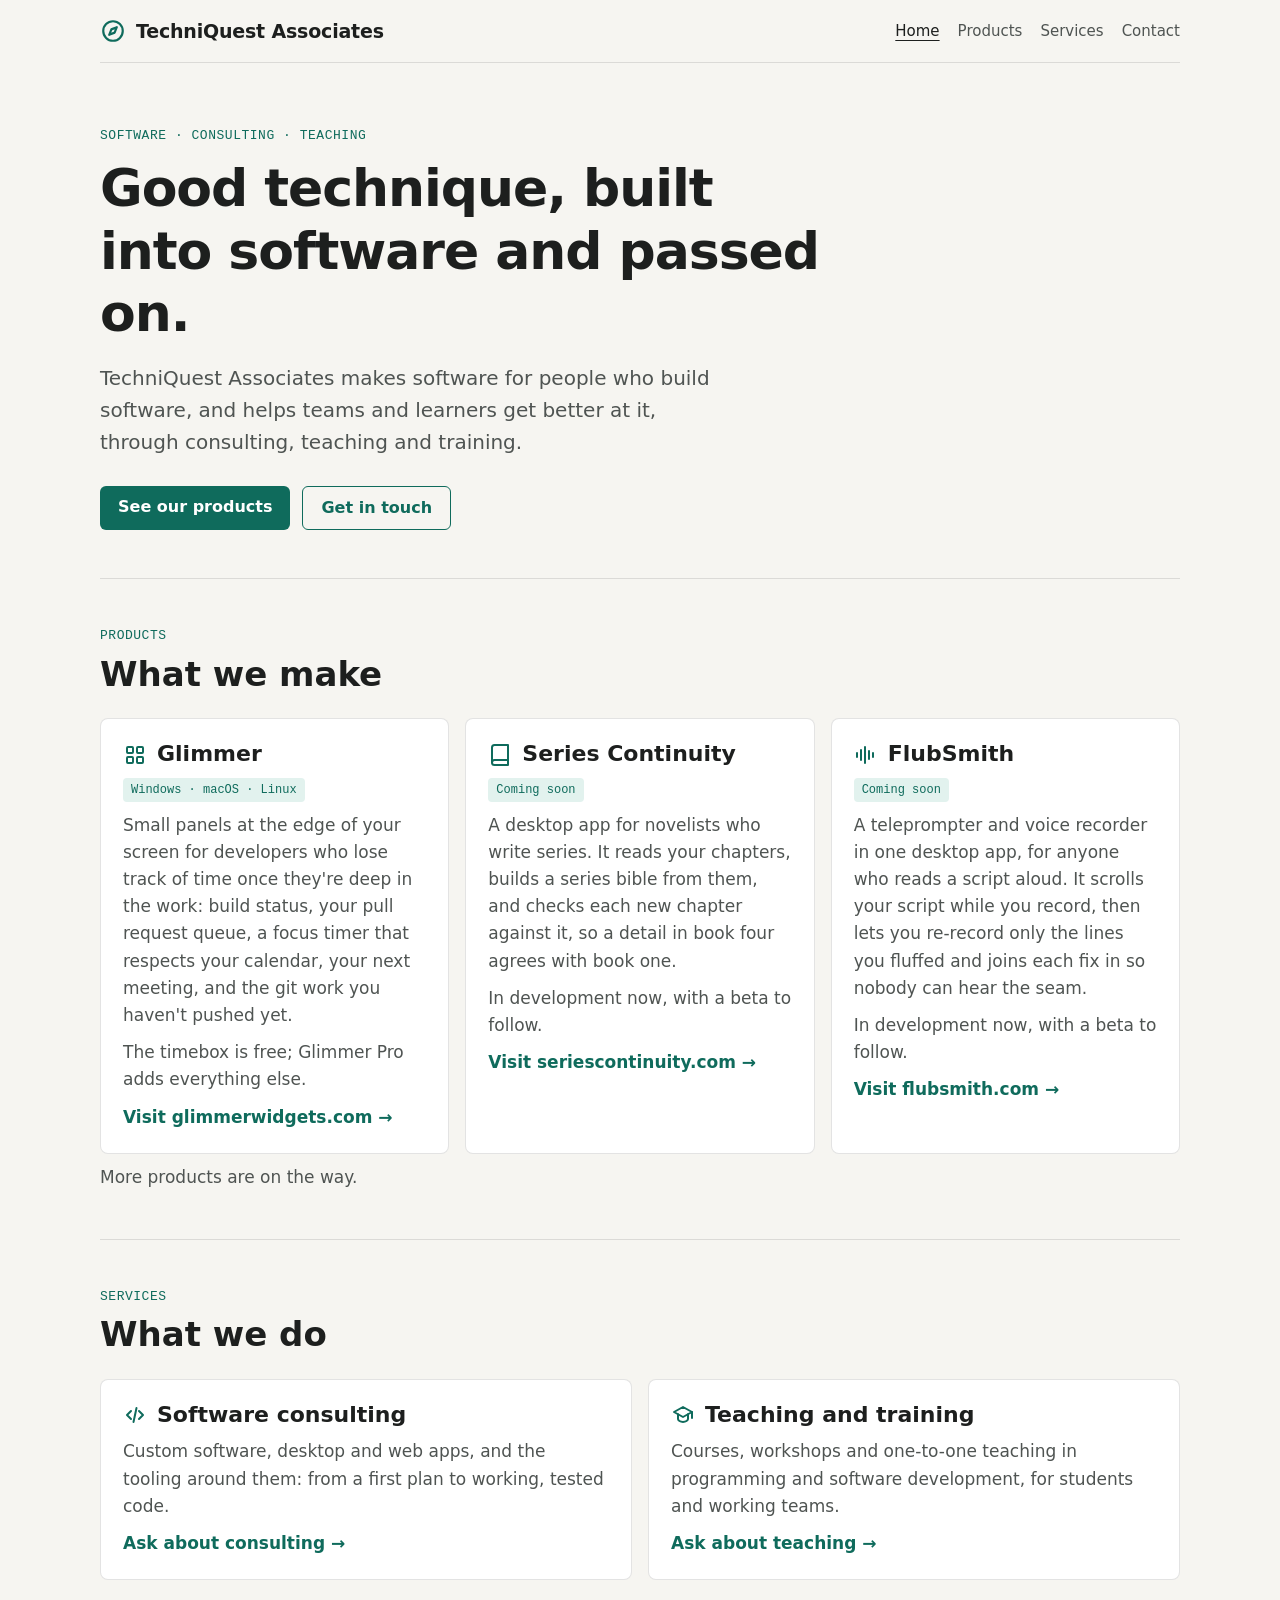
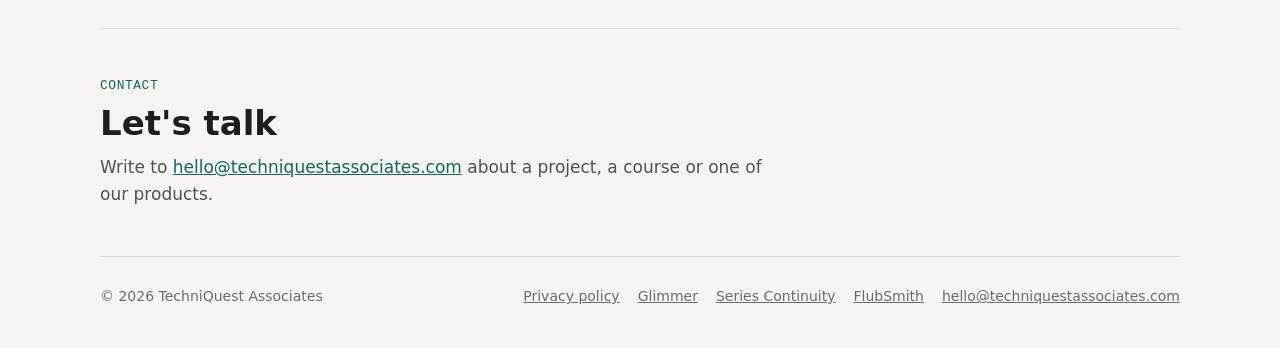
<file: index.html>
<!doctype html>
<html lang="en">
<head>
<meta charset="utf-8">
<meta name="viewport" content="width=device-width, initial-scale=1">
<title>TechniQuest Associates: software and teaching</title>
<meta name="description" content="TechniQuest Associates makes software, including Glimmer for developers, Series Continuity for novelists and FlubSmith for anyone who records a script, and offers software consulting, teaching and training.">
<link rel="icon" href="favicon.svg" type="image/svg+xml">
<link rel="stylesheet" href="site.css">
</head>
<body>
<svg width="0" height="0" style="position:absolute" aria-hidden="true">
  <defs>
    <g id="i-mark" fill="none" stroke="currentColor" stroke-width="2" stroke-linecap="round" stroke-linejoin="round"><circle cx="12" cy="12" r="9"/><path d="M15.5 8.5l-2 5-5 2 2-5z"/></g>
    <g id="i-grid" fill="none" stroke="currentColor" stroke-width="2" stroke-linecap="round" stroke-linejoin="round"><path d="M4 4m0 1a1 1 0 0 1 1 -1h4a1 1 0 0 1 1 1v4a1 1 0 0 1 -1 1h-4a1 1 0 0 1 -1 -1z"/><path d="M14 4m0 1a1 1 0 0 1 1 -1h4a1 1 0 0 1 1 1v4a1 1 0 0 1 -1 1h-4a1 1 0 0 1 -1 -1z"/><path d="M4 14m0 1a1 1 0 0 1 1 -1h4a1 1 0 0 1 1 1v4a1 1 0 0 1 -1 1h-4a1 1 0 0 1 -1 -1z"/><path d="M14 14m0 1a1 1 0 0 1 1 -1h4a1 1 0 0 1 1 1v4a1 1 0 0 1 -1 1h-4a1 1 0 0 1 -1 -1z"/></g>
    <g id="i-book" fill="none" stroke="currentColor" stroke-width="2" stroke-linecap="round" stroke-linejoin="round"><path d="M4 19.5A2.5 2.5 0 0 1 6.5 17H20"/><path d="M6.5 2H20v20H6.5A2.5 2.5 0 0 1 4 19.5v-15A2.5 2.5 0 0 1 6.5 2z"/></g>
    <g id="i-wave" fill="none" stroke="currentColor" stroke-width="2" stroke-linecap="round" stroke-linejoin="round"><path d="M3 10v4M7 7v10M11 4v16M15 8v8M19 10v4"/></g>
    <g id="i-code"fill="none" stroke="currentColor" stroke-width="2" stroke-linecap="round" stroke-linejoin="round"><path d="M8 8l-4 4 4 4"/><path d="M16 8l4 4-4 4"/><path d="M13.5 5l-3 14"/></g>
    <g id="i-teach" fill="none" stroke="currentColor" stroke-width="2" stroke-linecap="round" stroke-linejoin="round"><path d="M3 9l9-5 9 5-9 5z"/><path d="M7 11.2V16c0 1.4 2.2 3 5 3s5-1.6 5-3v-4.8"/><path d="M21 9v6"/></g>
  </defs>
</svg>

<header class="wrap top">
  <a class="brand" href="./"><svg viewBox="0 0 24 24" aria-hidden="true"><use href="#i-mark"/></svg>TechniQuest Associates</a>
  <nav aria-label="Site">
    <a href="./" aria-current="page">Home</a>
    <a href="#products">Products</a>
    <a href="#services">Services</a>
    <a href="mailto:hello@techniquestassociates.com">Contact</a>
  </nav>
</header>

<main class="wrap">
  <section class="hero" aria-labelledby="hero-title">
    <span class="eyebrow">Software · Consulting · Teaching</span>
    <h1 id="hero-title">Good technique, built into software and passed on.</h1>
    <p class="lede">TechniQuest Associates makes software for people who build software, and helps teams and learners get better at it, through consulting, teaching and training.</p>
    <div class="cta">
      <a class="btn" href="#products">See our products</a>
      <a class="btn quiet" href="mailto:hello@techniquestassociates.com">Get in touch</a>
    </div>
  </section>

  <section class="section" id="products" aria-labelledby="products-title">
    <span class="eyebrow">Products</span>
    <h2 id="products-title">What we make</h2>
    <div class="cards three">
      <article class="card">
        <h3><svg viewBox="0 0 24 24" aria-hidden="true"><use href="#i-grid"/></svg>Glimmer</h3>
        <span class="tag">Windows · macOS · Linux</span>
        <p>Small panels at the edge of your screen for developers who lose track of time once they're deep in the work: build status, your pull request queue, a focus timer that respects your calendar, your next meeting, and the git work you haven't pushed yet.</p>
        <p>The timebox is free; Glimmer Pro adds everything else.</p>
        <a class="more" href="https://glimmerwidgets.com/">Visit glimmerwidgets.com →</a>
      </article>
      <article class="card">
        <h3><svg viewBox="0 0 24 24" aria-hidden="true"><use href="#i-book"/></svg>Series Continuity</h3>
        <span class="tag">Coming soon</span>
        <p>A desktop app for novelists who write series. It reads your chapters, builds a series bible from them, and checks each new chapter against it, so a detail in book four agrees with book one.</p>
        <p>In development now, with a beta to follow.</p>
        <a class="more" href="https://seriescontinuity.com/">Visit seriescontinuity.com →</a>
      </article>
      <article class="card">
        <h3><svg viewBox="0 0 24 24" aria-hidden="true"><use href="#i-wave"/></svg>FlubSmith</h3>
        <span class="tag">Coming soon</span>
        <p>A teleprompter and voice recorder in one desktop app, for anyone who reads a script aloud. It scrolls your script while you record, then lets you re-record only the lines you fluffed and joins each fix in so nobody can hear the seam.</p>
        <p>In development now, with a beta to follow.</p>
        <a class="more" href="https://www.flubsmith.com/">Visit flubsmith.com →</a>
      </article>
    </div>
    <p class="intro">More products are on the way.</p>
  </section>

  <section class="section" id="services" aria-labelledby="services-title">
    <span class="eyebrow">Services</span>
    <h2 id="services-title">What we do</h2>
    <div class="cards">
      <article class="card">
        <h3><svg viewBox="0 0 24 24" aria-hidden="true"><use href="#i-code"/></svg>Software consulting</h3>
        <p>Custom software, desktop and web apps, and the tooling around them: from a first plan to working, tested code.</p>
        <a class="more" href="mailto:hello@techniquestassociates.com?subject=Software%20consulting">Ask about consulting →</a>
      </article>
      <article class="card">
        <h3><svg viewBox="0 0 24 24" aria-hidden="true"><use href="#i-teach"/></svg>Teaching and training</h3>
        <p>Courses, workshops and one-to-one teaching in programming and software development, for students and working teams.</p>
        <a class="more" href="mailto:hello@techniquestassociates.com?subject=Teaching%20and%20training">Ask about teaching →</a>
      </article>
    </div>
  </section>

  <section class="section" id="contact" aria-labelledby="contact-title">
    <span class="eyebrow">Contact</span>
    <h2 id="contact-title">Let's talk</h2>
    <p class="intro">Write to <a href="mailto:hello@techniquestassociates.com">hello@techniquestassociates.com</a> about a project, a course or one of our products.</p>
  </section>
</main>

<footer class="wrap site-foot">
  <span>© 2026 TechniQuest Associates</span>
  <nav aria-label="Footer"><a href="privacy.html">Privacy policy</a><a href="https://glimmerwidgets.com/">Glimmer</a><a href="https://seriescontinuity.com/">Series Continuity</a><a href="https://www.flubsmith.com/">FlubSmith</a><a href="mailto:hello@techniquestassociates.com">hello@techniquestassociates.com</a></nav>
</footer>
</body>
</html>
</file>
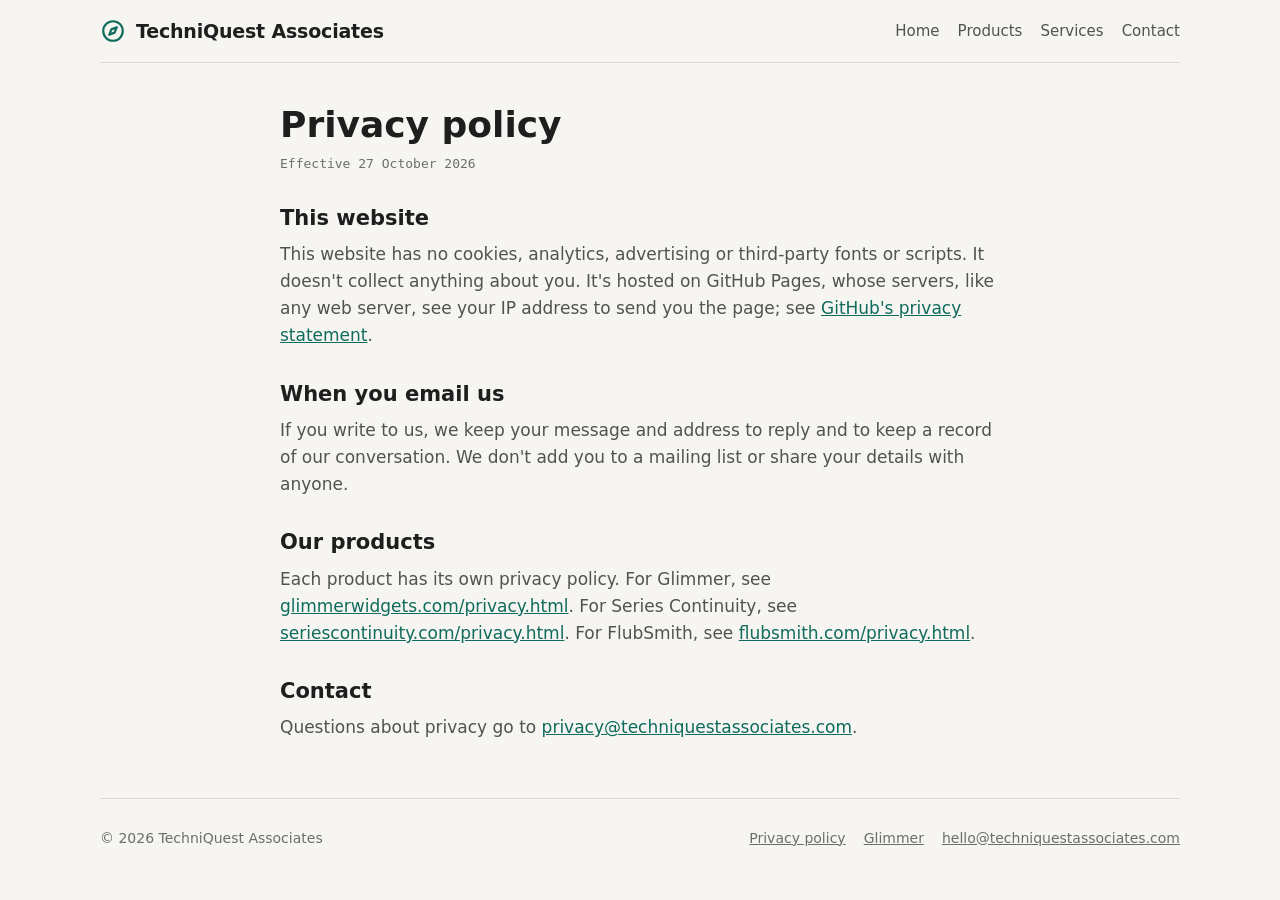
<file: privacy.html>
<!doctype html>
<html lang="en">
<head>
<meta charset="utf-8">
<meta name="viewport" content="width=device-width, initial-scale=1">
<title>Privacy policy · TechniQuest Associates</title>
<meta name="description" content="What the TechniQuest Associates website collects: nothing.">
<link rel="icon" href="favicon.svg" type="image/svg+xml">
<link rel="stylesheet" href="site.css">
</head>
<body>
<header class="wrap top">
  <a class="brand" href="./"><svg viewBox="0 0 24 24" aria-hidden="true" fill="none" stroke="currentColor" stroke-width="2" stroke-linecap="round" stroke-linejoin="round"><circle cx="12" cy="12" r="9"/><path d="M15.5 8.5l-2 5-5 2 2-5z"/></svg>TechniQuest Associates</a>
  <nav aria-label="Site">
    <a href="./">Home</a>
    <a href="./#products">Products</a>
    <a href="./#services">Services</a>
    <a href="mailto:hello@techniquestassociates.com">Contact</a>
  </nav>
</header>

<main class="wrap doc">
  <h1>Privacy policy</h1>
  <p class="updated">Effective 27 October 2026</p>

  <h2>This website</h2>
  <p>This website has no cookies, analytics, advertising or third-party fonts or scripts. It doesn't collect anything about you. It's hosted on GitHub Pages, whose servers, like any web server, see your IP address to send you the page; see <a href="https://docs.github.com/en/site-policy/privacy-policies/github-general-privacy-statement">GitHub's privacy statement</a>.</p>

  <h2>When you email us</h2>
  <p>If you write to us, we keep your message and address to reply and to keep a record of our conversation. We don't add you to a mailing list or share your details with anyone.</p>

  <h2>Our products</h2>
  <p>Each product has its own privacy policy. For Glimmer, see <a href="https://glimmerwidgets.com/privacy.html">glimmerwidgets.com/privacy.html</a>. For Series Continuity, see <a href="https://seriescontinuity.com/privacy.html">seriescontinuity.com/privacy.html</a>. For FlubSmith, see <a href="https://www.flubsmith.com/privacy.html">flubsmith.com/privacy.html</a>.</p>

  <h2>Contact</h2>
  <p>Questions about privacy go to <a href="mailto:privacy@techniquestassociates.com">privacy@techniquestassociates.com</a>.</p>
</main>

<footer class="wrap site-foot">
  <span>© 2026 TechniQuest Associates</span>
  <nav aria-label="Footer"><a href="privacy.html">Privacy policy</a><a href="https://glimmerwidgets.com/">Glimmer</a><a href="mailto:hello@techniquestassociates.com">hello@techniquestassociates.com</a></nav>
</footer>
</body>
</html>
</file>
<file: site.css>
/* techniquestassociates.com: the company behind Glimmer. One page of what we make and what we
   do, plus a privacy page. System fonts, no trackers, light and dark. */
:root {
  --paper: #f6f5f1;
  --surface: #ffffff;
  --ink: #1d1f1e;
  --ink-2: #4f5452;
  --ink-3: #6a6f6c;
  --rule: rgba(29, 31, 30, 0.12);
  --accent: #0f6b5c;
  --accent-soft: #e2f2ee;
  --font-display: "Segoe UI Variable Display", "Segoe UI", system-ui, -apple-system, "Helvetica Neue", sans-serif;
  --font-body: "Segoe UI Variable Text", "Segoe UI", system-ui, -apple-system, "Helvetica Neue", sans-serif;
  --font-mono: ui-monospace, "Cascadia Mono", "SF Mono", Consolas, monospace;
}
@media (prefers-color-scheme: dark) {
  :root:not([data-theme="light"]) {
    --paper: #171918; --surface: #212423; --ink: #e9ebe8; --ink-2: #bcc1be; --ink-3: #959b97;
    --rule: rgba(255, 255, 255, 0.12); --accent: #6fd0bc; --accent-soft: #123d35; color-scheme: dark;
  }
}
:root[data-theme="dark"] {
  --paper: #171918; --surface: #212423; --ink: #e9ebe8; --ink-2: #bcc1be; --ink-3: #959b97;
  --rule: rgba(255, 255, 255, 0.12); --accent: #6fd0bc; --accent-soft: #123d35; color-scheme: dark;
}

* { box-sizing: border-box; }
body { background: var(--paper); color: var(--ink); font: 17px/1.6 var(--font-body); margin: 0; }
h1, h2, h3 { font-family: var(--font-display); line-height: 1.2; margin: 0; }
p { margin: 0; }
a { color: var(--accent); }
a:focus-visible { outline: 2px solid var(--accent); outline-offset: 2px; border-radius: 2px; }

.wrap { width: min(1080px, 100% - 32px); margin-inline: auto; }

/* ---------- Header ---------- */
.top { display: flex; align-items: center; justify-content: space-between; gap: 16px; padding-block: 18px; border-bottom: 1px solid var(--rule); }
.brand { display: flex; align-items: center; gap: 10px; font: 700 19px/1 var(--font-display); color: var(--ink); text-decoration: none; letter-spacing: -0.01em; }
.brand svg { width: 26px; height: 26px; color: var(--accent); flex: none; }
.top nav { display: flex; flex-wrap: wrap; gap: 4px 18px; font-size: 15px; }
.top nav a { color: var(--ink-2); text-decoration: none; }
.top nav a:hover, .top nav a[aria-current="page"] { color: var(--ink); text-decoration: underline; text-underline-offset: 4px; }

/* ---------- Hero ---------- */
.hero { padding-block: 64px 48px; max-width: 46rem; }
.eyebrow { display: block; font: 500 13px/1.4 var(--font-mono); letter-spacing: 0.04em; text-transform: uppercase; color: var(--accent); }
.hero h1 { font-size: clamp(34px, 5vw, 52px); font-weight: 700; letter-spacing: -0.02em; margin-top: 12px; }
.lede { font-size: 20px; color: var(--ink-2); margin-top: 18px; max-width: 40rem; }
.cta { margin-top: 28px; display: flex; flex-wrap: wrap; gap: 12px; }
.btn { display: inline-block; font: 600 16px/1 var(--font-body); padding: 13px 18px; border-radius: 6px; background: var(--accent); color: var(--surface); text-decoration: none; }
.btn.quiet { background: transparent; color: var(--accent); border: 1px solid var(--accent); }

/* ---------- Sections ---------- */
.section { border-top: 1px solid var(--rule); padding-block: 48px; }
.section > h2 { font-size: clamp(26px, 3.2vw, 34px); font-weight: 700; margin-top: 8px; }
.section > p.intro { color: var(--ink-2); margin-top: 10px; max-width: 42rem; }
.cards { margin-top: 24px; display: grid; gap: 16px; grid-template-columns: repeat(2, minmax(0, 1fr)); }
/* Three products sit in one row on a wide screen, so none is left alone on a row. */
.cards.three { grid-template-columns: repeat(3, minmax(0, 1fr)); }
@media (max-width: 1000px) { .cards.three { grid-template-columns: minmax(0, 1fr); } }
.card { background: var(--surface); border: 1px solid var(--rule); border-radius: 8px; padding: 22px; display: grid; gap: 10px; align-content: start; }
.card h3 { font-size: 22px; font-weight: 700; display: flex; align-items: center; gap: 10px; }
.card h3 svg { width: 24px; height: 24px; color: var(--accent); flex: none; }
.card p { color: var(--ink-2); }
.card ul { margin: 0; padding-left: 20px; color: var(--ink-2); display: grid; gap: 4px; }
.card .more { font-weight: 600; text-decoration: none; }
.card .more:hover { text-decoration: underline; }
.tag { justify-self: start; font: 500 12px/1 var(--font-mono); padding: 6px 8px; border-radius: 4px; background: var(--accent-soft); color: var(--accent); }

/* ---------- Footer ---------- */
.site-foot { border-top: 1px solid var(--rule); padding-block: 28px 40px; display: flex; flex-wrap: wrap; justify-content: space-between; gap: 12px 24px; font-size: 14px; color: var(--ink-3); }
.site-foot nav { display: flex; flex-wrap: wrap; gap: 4px 18px; }
.site-foot a { color: var(--ink-3); }

/* ---------- Policy pages ---------- */
.doc { max-width: 720px; padding-block: 40px 56px; }
.doc h1 { font-size: 36px; font-weight: 700; }
.doc h2 { font-size: 21px; font-weight: 700; margin-top: 32px; }
.doc p, .doc ul { margin-top: 10px; color: var(--ink-2); }
.doc .updated { font: 13px/1.5 var(--font-mono); color: var(--ink-3); margin-top: 8px; }

@media (max-width: 760px) {
  .hero { padding-block: 40px 32px; }
  .cards { grid-template-columns: minmax(0, 1fr); }
}
</file>
